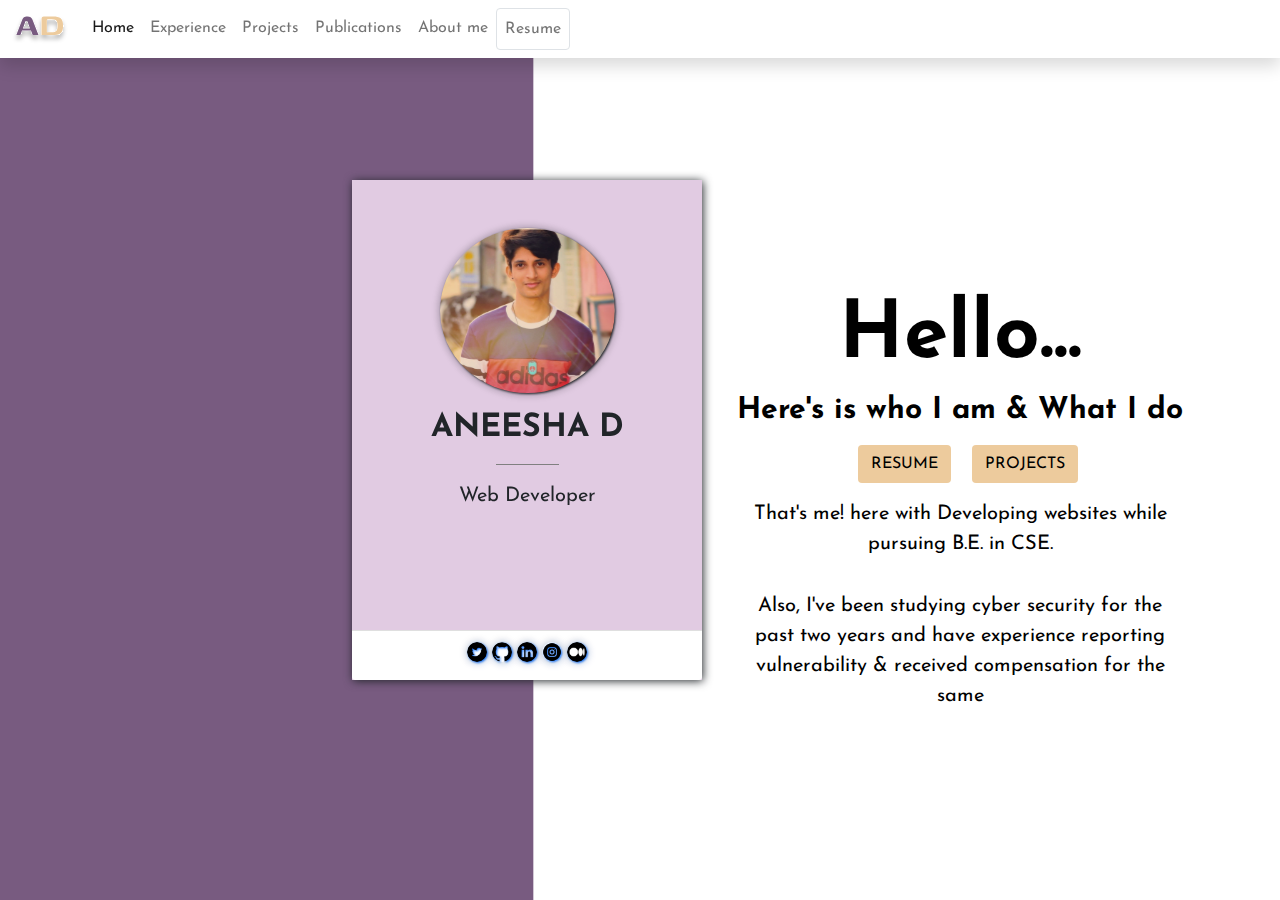
<file: index.html>
<!DOCTYPE html>
<html lang="en">

<head>
    <link rel="stylesheet" href="https://cdnjs.cloudflare.com/ajax/libs/font-awesome/4.7.0/css/font-awesome.min.css">

    <link rel="stylesheet" href="https://cdnjs.cloudflare.com/ajax/libs/animate.css/4.1.1/animate.min.css" />
    <meta charset="UTF-8">
    <meta http-equiv="X-UA-Compatible" content="IE=edge">
    <meta name="viewport" content="width=device-width, initial-scale=1.0">
    <title>Aneesha D</title>
    <link rel="shortcut icon" class="fav" href="./images/AD.svg" type="image/x-icon">
    <link rel="stylesheet" href="css/bootstrap.css">
    <link rel="stylesheet" href="css/main.css">
    <script src="js/bootstrap.js"></script>
    <link rel="preconnect" href="https://fonts.googleapis.com">
    <link rel="preconnect" href="https://fonts.gstatic.com" crossorigin>
    <link href="https://fonts.googleapis.com/css2?family=Josefin+Sans&display=swap" rel="stylesheet">
    <!-- Add icon library -->
    <link rel="stylesheet" href="https://cdnjs.cloudflare.com/ajax/libs/font-awesome/4.7.0/css/font-awesome.min.css">
</head>

<body style="font-family: 'Josefin Sans', sans-serif;">
    <div class="navigation ">
        <nav class="navbar shadow bg-body navbar-expand-md navbar-light bg-light">
            <div class="container-fluid">
                <a class="navbar-brand" href="index.html"><img src="images/AD.svg" alt="image"></a>
                <button class="navbar-toggler" type="button" data-bs-toggle="collapse" data-bs-target="#navbarNav"
                    aria-controls="navbarNav" aria-expanded="false" aria-label="Toggle navigation">
                    <span class="menu-img"><img src="images/menu.png" alt=""></span>
                </button>
                <div class="collapse navbar-collapse" id="navbarNav">
                    <ul class="navbar-nav">
                        <li class="nav-item">
                            <a class="nav-link active" aria-current="page" href="index.html">Home</a>
                        </li>
                        <li class="nav-item">
                            <a class="nav-link" href="experience.html">Experience</a>
                        </li>
                        <li class="nav-item">
                            <a class="nav-link" href="projects.html">Projects</a>
                        </li>
                        <li class="nav-item">
                            <a class="nav-link" href="publications.html">Publications</a>
                          </li>
                        <li class="nav-item">
                            <a class="nav-link" href="about.html">About me</a>
                        </li>
                        <li class="nav-item">
                            <a class="nav-link btn border"
                                href="https://drive.google.com/file/d/155USd5XE_2pN1uiuAfDa8mNG76a_7Q4W/view?usp=share_link">Resume</a>
                        </li>
                    </ul>
                </div>
            </div>
        </nav>
    </div>

    <section class="main-content animate__fadeIn animate__animated">
        <div class="card-holder">
            <div class="card position-absolute top-50 translate-middle">
                <img src="images/profileimage.svg" class="my-image" alt="image">
                <div class="card-body">
                    <h2>ANEESHA D</h2>
                    <div class="line"></div>
                    <p class="card-text">Web Developer</p>
                </div>
                <div class="card-footer">
                    <!-- Twitter -->
                    <a href="https://twitter.com/interc3pt3r"><img src="images/twitter.png" alt="image"></a>

                    <!-- Google -->
                    <a href="https://github.com/imAneeesh"><img src="images/github.png" alt="image"></a>
                    <!-- Linkedin -->
                    <a href="https://www.linkedin.com/in/aneesh-d-567b38198/?originalSubdomain=in"><img
                            src="images/linkedin.png" alt="image"></a>
                    <!-- Instagram -->
                    <a href="https://www.instagram.com/im.aneesh_/"><img src="images/instagram.png" alt="image"></a>


                    <!-- Medium -->
                    <a href="https://medium.com/@interc3pt3r"><img src="images/medium.png" alt="image"></a>

                </div>
            </div>
        </div>

        <div class="row">
            <div class="text-holder start-50 translate-middle">
                <h2>Hello...</h2>
                <h5>Here's is who I am & What I do</h5>
                <div class="row">
                    <div class="col">
                        <a href="https://drive.google.com/file/d/155USd5XE_2pN1uiuAfDa8mNG76a_7Q4W/view?usp=share_link"
                            class="btn">RESUME</a>
                        <a href="projects.html" class="btn">PROJECTS</a>
                    </div>
                    <p>That's me! here with Developing websites while pursuing B.E. in CSE.</p>
                    <p>Also, I've been studying cyber security for the past two years and have experience reporting
                        vulnerability & received compensation for the same</p>
                </div>
            </div>
        </div>
    </section>
</body>

</html>
</file>
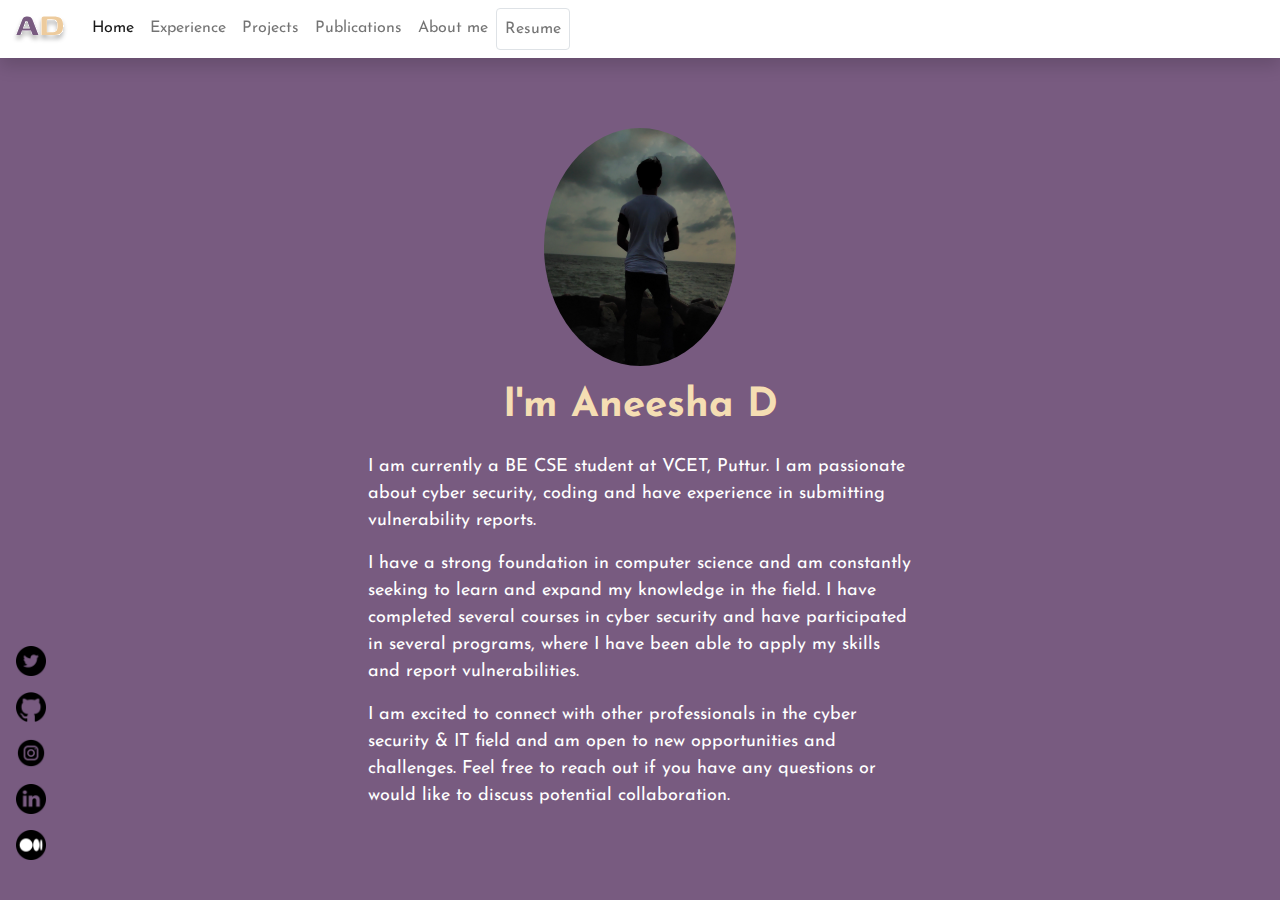
<file: about.html>
<!DOCTYPE html>
<html lang="en">

<head>
    <meta charset="UTF-8">
    <meta http-equiv="X-UA-Compatible" content="IE=edge">
    <meta name="viewport" content="width=device-width, initial-scale=1.0">
    <title>About</title>
    <link rel="shortcut icon" class="fav" href="./images/AD.svg" type="image/x-icon">
    <link rel="stylesheet" href="https://cdnjs.cloudflare.com/ajax/libs/animate.css/4.1.1/animate.min.css" />

    <link rel="stylesheet" href="css/bootstrap.css">
    <link rel="stylesheet" href="css/main.css">
    <script src="js/bootstrap.js"></script>
    <link rel="preconnect" href="https://fonts.googleapis.com">
    <link rel="preconnect" href="https://fonts.gstatic.com" crossorigin>
    <link href="https://fonts.googleapis.com/css2?family=Josefin+Sans&display=swap" rel="stylesheet">
    <!-- Add icon library -->
    <link rel="stylesheet" href="https://cdnjs.cloudflare.com/ajax/libs/font-awesome/4.7.0/css/font-awesome.min.css">
</head>

<body style="font-family: 'Josefin Sans', sans-serif;">
    <div class="navigation ">
        <nav class="navbar shadow bg-body navbar-expand-md navbar-light bg-light">
            <div class="container-fluid">
                <a class="navbar-brand" href="index.html"><img src="images/AD.svg" alt="image"></a>
                <button class="navbar-toggler" type="button" data-bs-toggle="collapse" data-bs-target="#navbarNav"
                    aria-controls="navbarNav" aria-expanded="false" aria-label="Toggle navigation">
                    <span class="menu-img"><img src="images/menu.png" alt=""></span>
                </button>
                <div class="collapse navbar-collapse" id="navbarNav">
                    <ul class="navbar-nav">
                        <li class="nav-item">
                            <a class="nav-link active" aria-current="page" href="index.html">Home</a>
                        </li>
                        <li class="nav-item">
                            <a class="nav-link" href="experience.html">Experience</a>
                        </li>
                        <li class="nav-item">
                            <a class="nav-link" href="projects.html">Projects</a>
                        </li>
                        <li class="nav-item">
                            <a class="nav-link" href="publications.html">Publications</a>
                          </li>
                        <li class="nav-item">
                            <a class="nav-link" href="about.html">About me</a>
                        </li>
                        <li class="nav-item">
                            <a class="nav-link btn border"
                                href="https://drive.google.com/file/d/155USd5XE_2pN1uiuAfDa8mNG76a_7Q4W/view?usp=share_link">Resume</a>
                        </li>
                    </ul>
                </div>
            </div>
        </nav>
    </div>

    <section class="about-main animate__fadeIn animate__animated">
        <div class="img-holder">
            <img src="images/about-img.svg" alt="image">
        </div>
        <div class="text-holder">
            <h1>I'm Aneesha D</h1>
            <div class="bio-text">
                <p>I am currently a BE CSE student at VCET, Puttur. I am passionate about cyber security, coding and
                    have experience in submitting vulnerability reports.</p>

                <p> I have a strong foundation in computer science and am constantly seeking to learn and expand my
                    knowledge in the field. I have completed several courses in cyber security and have participated in
                    several programs, where I have been able to apply my skills and report vulnerabilities.
                </p>
                <p> I am excited to connect with other professionals in the cyber security & IT field and am open to new
                    opportunities and challenges. Feel free to reach out if you have any questions or would like to
                    discuss potential collaboration.</p>
            </div>
        </div>
        <div class="social">
            <div class="social-icons">
                <!-- Twitter -->
                <a href="https://twitter.com/interc3pt3r"><img src="images/twitter.png" alt="image"></a>

                <!-- Google -->
                <a href="https://github.com/imAneeesh"><img src="images/github.png" alt="image"></a>

                <!-- Instagram -->
                <a href="https://www.instagram.com/im.aneesh_/"><img src="images/instagram.png" alt="image">
                </a>
                <!-- Linkedin -->
                <a href="https://www.linkedin.com/in/aneesh-d-567b38198/?originalSubdomain=in"><img
                        src="images/linkedin.png" alt="image"></a>
                <!-- Medium -->
                <a href="https://medium.com/@interc3pt3r"><img src="images/medium.png" alt="image"></a>
            </div>
        </div>
    </section>
</body>

</html>
</file>
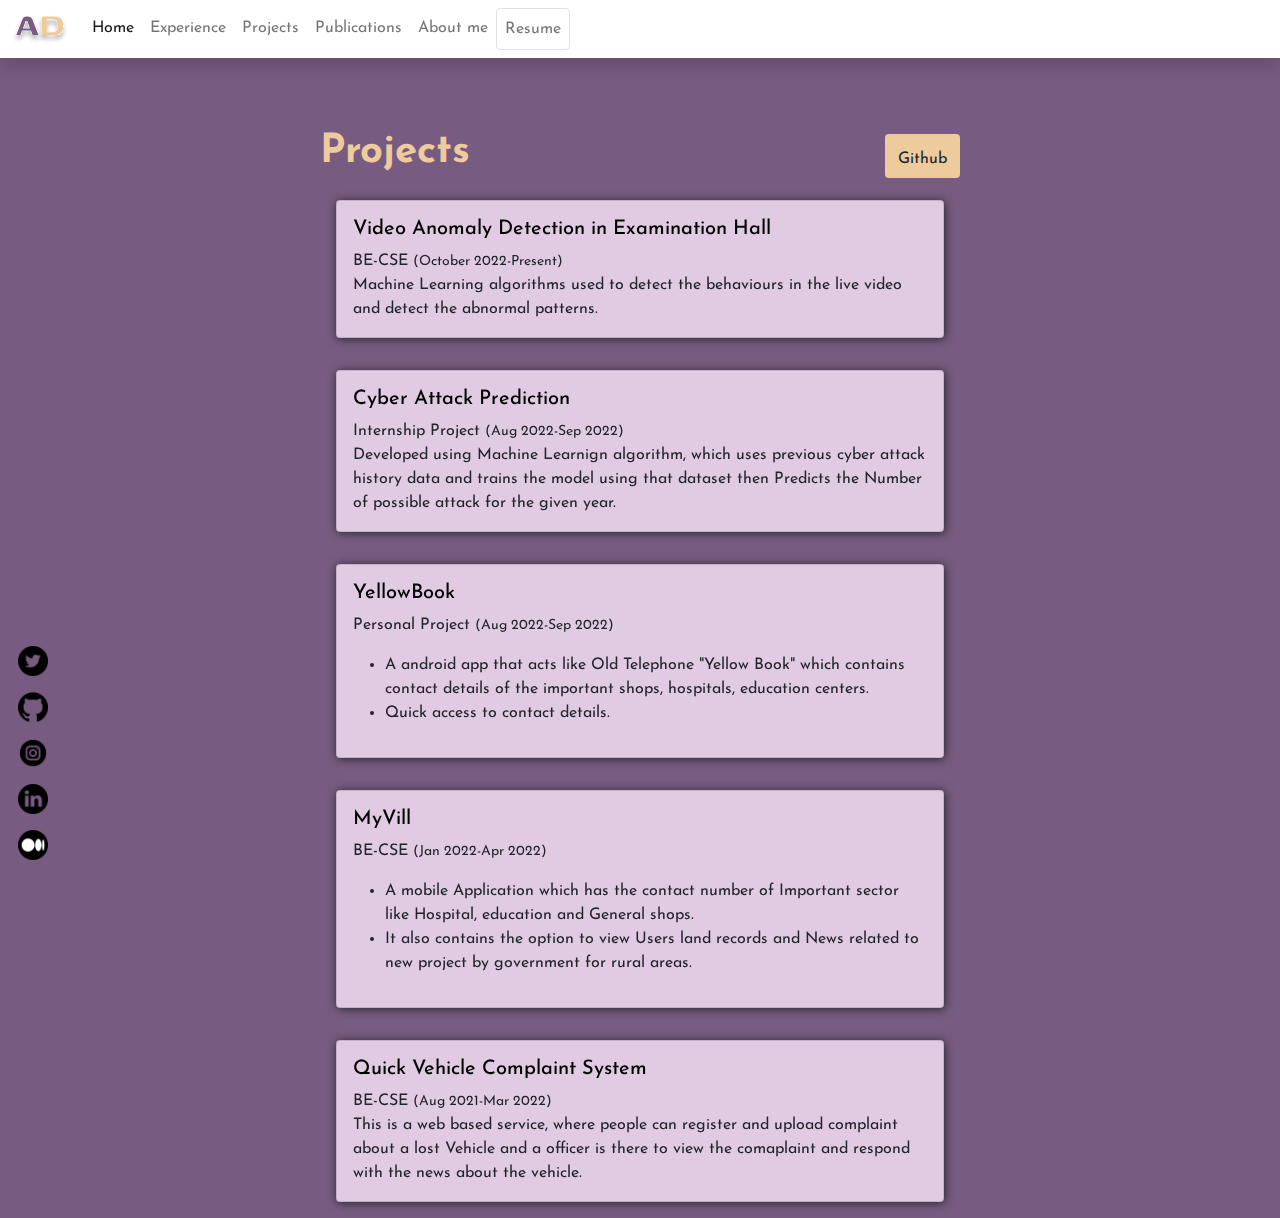
<file: projects.html>
<!DOCTYPE html>
<html lang="en">

<head>
    <meta charset="UTF-8">
    <meta http-equiv="X-UA-Compatible" content="IE=edge">
    <meta name="viewport" content="width=device-width, initial-scale=1.0">
    <title>Projects</title>
    <link rel="shortcut icon" class="fav" href="./images/AD.svg" type="image/x-icon">
    <link rel="stylesheet" href="https://cdnjs.cloudflare.com/ajax/libs/animate.css/4.1.1/animate.min.css" />

    <link rel="stylesheet" href="css/bootstrap.css">
    <link rel="stylesheet" href="css/main.css">
    <script src="js/bootstrap.js"></script>
    <link rel="preconnect" href="https://fonts.googleapis.com">
    <link rel="preconnect" href="https://fonts.gstatic.com" crossorigin>
    <link href="https://fonts.googleapis.com/css2?family=Josefin+Sans&display=swap" rel="stylesheet">
    <!-- Add icon library -->
    <link rel="stylesheet" href="https://cdnjs.cloudflare.com/ajax/libs/font-awesome/4.7.0/css/font-awesome.min.css">
</head>

<body style="font-family: 'Josefin Sans', sans-serif;">
    <div class="navigation ">
        <nav class="navbar shadow bg-body navbar-expand-md navbar-light bg-light">
            <div class="container-fluid">
                <a class="navbar-brand" href="index.html"><img src="images/AD.svg" alt="image"></a>
                <button class="navbar-toggler" type="button" data-bs-toggle="collapse" data-bs-target="#navbarNav"
                    aria-controls="navbarNav" aria-expanded="false" aria-label="Toggle navigation">
                    <span class="menu-img"><img src="images/menu.png" alt=""></span>
                </button>
                <div class="collapse navbar-collapse" id="navbarNav">
                    <ul class="navbar-nav">
                        <li class="nav-item">
                            <a class="nav-link active" aria-current="page" href="index.html">Home</a>
                        </li>
                        <li class="nav-item">
                            <a class="nav-link" href="experience.html">Experience</a>
                        </li>
                        <li class="nav-item">
                            <a class="nav-link" href="projects.html">Projects</a>
                        </li>
                        <li class="nav-item">
                            <a class="nav-link" href="publications.html">Publications</a>
                          </li>
                        <li class="nav-item">
                            <a class="nav-link" href="about.html">About me</a>
                        </li>
                        <li class="nav-item">
                            <a class="nav-link btn border"
                                href="https://drive.google.com/file/d/155USd5XE_2pN1uiuAfDa8mNG76a_7Q4W/view?usp=share_link">Resume</a>
                        </li>
                    </ul>
                </div>
            </div>
        </nav>
    </div>

    <section class="main animate__fadeIn animate__animated">
        <div class="top">
            <h1>Projects</h1>
            <a href="https://github.com/imAneeesh" class="btn">Github</a>
        </div>
        <div class="row">
            <div class="col-sm-6">
                <div class="card">
                    <div class="card-body">
                        <a href="#">
                            <h5 class="card-title">Video Anomaly Detection in Examination Hall</h5>
                        </a>
                        <span class="company">BE-CSE</span>
                        <span class="time">(October 2022-Present)</span>
                        <p class="card-text">Machine Learning algorithms used to detect the behaviours in the live video
                            and detect the abnormal patterns.</p>
                    </div>
                </div>
            </div>
        </div>
        <div class="row">
            <div class="col-sm-6">
                <div class="card">
                    <div class="card-body">
                        <a href="https://www.kaggle.com/code/aneeeesh/cyber-attack-prediction">
                            <h5 class="card-title">Cyber Attack Prediction</h5>
                        </a>
                        <span class="company">Internship Project</span>
                        <span class="time">(Aug 2022-Sep 2022)</span>
                        <p class="card-text">
                            Developed using Machine Learnign algorithm, which uses previous cyber attack history data
                            and trains the model using that dataset then Predicts the Number of possible attack for the
                            given year.
                        </p>
                    </div>
                </div>
            </div>
        </div>
        <div class="row">
            <div class="col-sm-6">
                <div class="card">
                    <div class="card-body">
                        <a href="https://github.com/imAneeesh/YellowBook">
                            <h5 class="card-title">YellowBook</h5>
                        </a> <span class="company">Personal Project</span>
                        <span class="time">(Aug 2022-Sep 2022)</span>
                        <p class="card-text">
                        <ul>
                            <li>A android app that acts like Old Telephone "Yellow Book" which contains contact details
                                of the important shops, hospitals, education centers.</li>
                            <li>Quick access to contact details.</li>
                        </ul>
                        </p>
                    </div>
                </div>
            </div>
        </div>

        <div class="row">
            <div class="col-sm-6">
                <div class="card">
                    <div class="card-body">
                        <a href="https://github.com/imAneeesh/MyVill">
                            <h5 class="card-title">MyVill</h5>
                        </a> <span class="company">BE-CSE</span>
                        <span class="time">(Jan 2022-Apr 2022)</span>
                        <p class="card-text">
                        <ul>
                            <li>A mobile Application which has the contact number of Important sector like Hospital,
                                education and General shops.</li>
                            <li>It also contains the option to view Users land records and News related to new project
                                by government for rural areas.</li>
                        </ul>
                        </p>
                    </div>
                </div>
            </div>
        </div>
        <div class="row">
            <div class="col-sm-6">
                <div class="card">
                    <div class="card-body">
                        <a href="https://github.com/imAneeesh/QuickVehicle-ComplaintSystem">
                            <h5 class="card-title">Quick Vehicle Complaint System</h5>
                        </a> <span class="company">BE-CSE</span>
                        <span class="time">(Aug 2021-Mar 2022)</span>
                        <p class="card-text">This is a web based service, where people can register and upload complaint
                            about a lost Vehicle and a officer is there to view the comaplaint and respond with the news
                            about the vehicle.</p>
                    </div>
                </div>
            </div>
        </div>
        <div class="social">
            <div class="social-icons">
                <!-- Twitter -->
                <a href="https://twitter.com/interc3pt3r"><img src="images/twitter.png" alt="image"></a>

                <!-- Google -->
                <a href="https://github.com/imAneeesh"><img src="images/github.png" alt="image"></a>

                <!-- Instagram -->
                <a href="https://www.instagram.com/im.aneesh_/"><img src="images/instagram.png" alt="image">
                </a>
                <!-- Linkedin -->
                <a href="https://www.linkedin.com/in/aneesh-d-567b38198/?originalSubdomain=in"><img
                        src="images/linkedin.png" alt="image"></a>
                <!-- Medium -->
                <a href="https://medium.com/@interc3pt3r"><img src="images/medium.png" alt="image"></a>
            </div>
        </div>
    </section>
</body>

</html>
</file>
<file: css/main.css>
body {
  background: #785B80;
  width: 100vw;
  height: 100vh;
}

.navbar {
  z-index: 999;
  top: 0;
  position: fixed;
  width: 100vw;
}
.navbar span img {
  width: 25px;
  height: 25px;
}
.navbar .navbar-nav {
  position: relative;
}

.main-content {
  background: url(../images/android2.svg) center/cover no-repeat;
  margin-top: 0;
  height: 100vh;
}
@media screen and (min-width: 990px) {
  .main-content {
    background: url(../images/desktop.svg) center/cover no-repeat;
  }
}
.main-content .card-holder {
  width: 60%;
  height: 60%;
  margin-top: 10rem;
  position: absolute;
  margin-left: 5rem;
}
.main-content img {
  width: 50%;
  border-radius: 50%;
  margin: 0 auto;
  box-shadow: 0 0 10px rgba(0, 0, 0, 0.2);
  filter: drop-shadow(1px 1px 1px);
}
.main-content .card {
  margin: 0rem 52%;
  background: #E1CBE2;
  width: 300px;
  height: 400px;
  border-radius: 0;
  padding-top: 3rem;
  padding-bottom: 0;
  padding-left: 0;
  padding-right: 0;
  text-align: center;
  border: 0;
  filter: drop-shadow(1px 1px 5px);
}
.main-content .card h2 {
  font-weight: bold;
}
.main-content .card p {
  font-size: 20px;
}
.main-content .card .card-footer {
  background: white;
  left: 0;
  right: 0;
  height: 50px;
  bottom: 0;
  margin-top: 1rem;
}
.main-content .card .card-footer img {
  width: 20px;
}
.main-content .line {
  margin-top: 1rem;
  margin-bottom: 1rem;
  display: block;
  margin-left: auto;
  margin-right: auto;
  background: grey;
  height: 1px;
  width: 20%;
}
.main-content .row .text-holder {
  width: 90%;
  height: 30%;
  position: absolute;
  padding-top: 1rem;
  margin: 47rem 0rem;
  text-align: center;
}
.main-content .row .text-holder h2,
.main-content .row .text-holder h5 {
  color: white;
  font-weight: bold;
}
.main-content .row .text-holder h2 {
  padding-top: 0.5rem;
  font-size: 40px;
  width: auto;
}
.main-content .row .text-holder h5 {
  font-size: 20px;
}
.main-content .row .text-holder .row {
  margin: 1rem 0.1rem;
}
.main-content .row .text-holder .row p {
  color: white;
}
.main-content .row .text-holder .row p {
  padding-top: 1rem;
  font-size: 17px;
}
.main-content .row .text-holder .row .btn {
  margin-left: 1rem;
}
.main-content .row .text-holder .row a {
  color: black;
  background: #EDCB9D;
}
@media screen and (min-width: 570px) {
  .main-content .card-holder {
    margin: 10rem 6rem;
  }
}
@media screen and (min-width: 660px) {
  .main-content .card-holder {
    margin: 10rem 7rem;
  }
}
@media screen and (min-width: 820px) {
  .main-content .card-holder {
    margin: 10rem 9rem;
  }
}
@media screen and (min-width: 990px) {
  .main-content .card-holder {
    margin: 10rem 7rem;
  }
  .main-content .card-holder .card {
    width: 300px;
  }
  .main-content .row .text-holder {
    width: 400px;
    margin-top: 25rem;
    margin-left: 25%;
  }
  .main-content .row .text-holder h2,
  .main-content .row .text-holder h5 {
    color: black;
  }
  .main-content .row .text-holder .row p {
    color: black;
  }
}
@media screen and (min-width: 990px) {
  .main-content .card-holder {
    margin: 10rem 9rem;
  }
  .main-content .card-holder .card {
    width: 300px;
  }
  .main-content .row .text-holder {
    width: 400px;
    margin-top: 25rem;
    margin-left: 25%;
  }
  .main-content .row .text-holder h2 {
    font-size: 60px;
  }
  .main-content .row .text-holder h5 {
    font-size: 25px;
  }
  .main-content .row .text-holder h2,
  .main-content .row .text-holder h5 {
    color: black;
  }
  .main-content .row .text-holder .row p {
    color: black;
  }
}
@media screen and (min-width: 1250px) {
  .main-content .card-holder {
    margin: 10rem 8rem;
  }
  .main-content .card-holder .card {
    width: 350px;
    height: 500px;
  }
  .main-content .row .text-holder {
    width: 500px;
    margin-top: 25rem;
    margin-left: 25%;
  }
  .main-content .row .text-holder h2,
  .main-content .row .text-holder h5 {
    color: black;
  }
  .main-content .row .text-holder h2 {
    font-size: 80px;
  }
  .main-content .row .text-holder h5 {
    font-size: 30px;
  }
  .main-content .row .text-holder .row p {
    color: black;
    font-size: 20px;
  }
}
@media screen and (min-width: 1620px) {
  .main-content .card-holder {
    margin: 10rem 13rem;
  }
  .main-content .card-holder .card {
    width: 350px;
    height: 500px;
  }
  .main-content .row .text-holder {
    width: 700px;
    margin-top: 25rem;
    margin-left: 25%;
  }
}

.main {
  position: absolute;
  margin: 20% 5%;
  padding-top: 5%;
  align-items: center;
  justify-content: center;
  text-align: center;
}
.main .top {
  display: flex;
  align-items: center;
  justify-content: center;
  text-align: center;
  justify-content: space-between;
}
.main .top h1 {
  font-weight: bold;
  color: #EDCB9D;
}
.main .top a {
  background: #EDCB9D;
  padding-top: 0.7rem;
}
.main .row {
  align-items: center;
  text-align: left;
  margin: 0;
  padding: 1rem;
}
.main .row .col-sm-6 {
  width: 100%;
  padding: 0;
  margin: 0;
}
.main .row .col-sm-6 .card {
  filter: drop-shadow(1px 1px 5px);
  background: #E1CBE2;
  margin: 0;
  width: 100%;
  padding: 0;
}
.main .row .col-sm-6 .card a {
  color: black;
  text-decoration: none;
}
.main .row .col-sm-6 .card a:hover {
  color: #785B80;
}
.main .row .col-sm-6 .card .company {
  align-items: center;
  justify-content: center;
  text-align: center;
}
.main .row .col-sm-6 .card .company img {
  width: 30px;
  height: auto;
  border-radius: 50%;
}
.main .row .col-sm-6 .card .time {
  font-size: 14px;
  padding: 1rem 0;
  margin: 0;
  right: 0;
}

@media screen and (min-width: 628px) {
  .main {
    width: 50%;
    margin: 5% 25%;
  }
}
.about-main {
  background: #785B80;
  display: block;
  padding-top: 20%;
  width: 100vw;
  position: relative;
}
.about-main .text-holder {
  text-align: center;
  padding: 0 3rem;
}
.about-main .text-holder .bio-text p {
  text-align: start;
  padding-top: 0.1rem;
}
.about-main .img-holder {
  display: block;
  margin-left: auto;
  margin-right: auto;
  width: 50%;
}
.about-main .img-holder img {
  border-radius: 50%;
  display: block;
  margin-left: auto;
  margin-right: auto;
  width: 80%;
}
.about-main h1 {
  padding: 1rem;
  color: wheat;
  font-weight: bold;
}
.about-main .bio-text p {
  padding: 1rem;
  color: white;
  font-size: 18px;
}

@media screen and (min-width: 1140px) {
  .about-main {
    padding-top: 10%;
    height: 100vh;
  }
  .about-main .text-holder .bio-text p {
    padding: 0 20rem;
  }
  .about-main .img-holder {
    display: block;
    margin-left: auto;
    margin-right: auto;
    width: 30%;
  }
  .about-main .img-holder img {
    display: block;
    margin-left: auto;
    margin-right: auto;
    width: 50%;
  }
}
.social {
  width: 50px;
  z-index: 999;
  position: fixed;
  bottom: 0;
  left: 0;
  right: 0;
  padding-bottom: 2rem;
  padding-left: 1rem;
}
.social .social-icons {
  display: flex;
  flex-direction: column;
}
.social .social-icons img {
  width: 30px;
  color: black;
  padding: 0.5rem 0;
}
.social .social-icons img:hover {
  width: 35px;
}

.my-cards .my-col {
  margin: 1rem 3rem;
}/*# sourceMappingURL=main.css.map */
</file>
